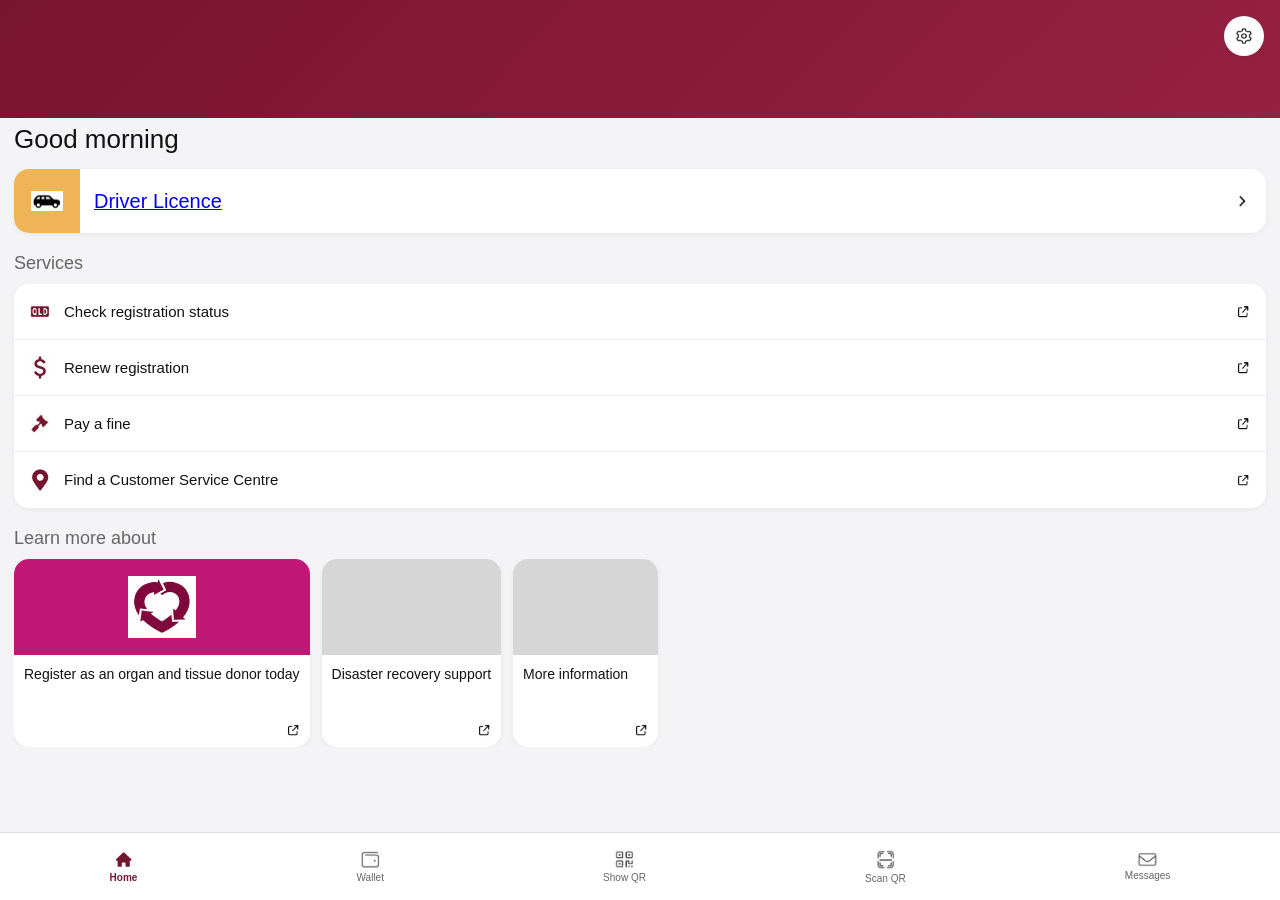
<file: index.html>
<!DOCTYPE html>
<html lang="en">

<head>

    <meta charset="UTF-8">

    <meta name="viewport" content="width=device-width, initial-scale=1.0">

    <title>Digital Licence</title>

    <link rel="stylesheet" href="style.css">

</head>

<body>

    <!-- Header -->

    <header class="header">

        <button class="settings-btn">

            <img src="images/settings-icon.png" alt="Settings">

        </button>

    </header>

    <!-- Main -->

    <main class="main">

        <h1>Good morning</h1>

        <!-- Driver Licence -->

        <a href="pages/licence.html" class="licence-card">

            <div class="licence-left">

                <img src="images/car-icon.png" alt="Car">

            </div>

            <div class="licence-middle">

                <span>Driver Licence</span>

            </div>

            <div class="licence-right">

                <img src="images/right-arrow-icon.png" alt="Arrow">

            </div>

        </a>

        <!-- Services -->

        <h2>Services</h2>

        <section class="services">

            <div class="service">

                <div class="service-left">

                    <img src="images/maroon-qld-icon.png" alt="QLD">

                    <span>Check registration status</span>

                </div>

                <img class="external" src="images/box-arrow-icon.png" alt="Open">

            </div>

            <div class="service">

                <div class="service-left">

                    <img src="images/maroon-money-icon.png" alt="Money">

                    <span>Renew registration</span>

                </div>

                <img class="external" src="images/box-arrow-icon.png" alt="Open">

            </div>

            <div class="service">

                <div class="service-left">

                    <img src="images/maroon-hammer-icon.png" alt="Hammer">

                    <span>Pay a fine</span>

                </div>

                <img class="external" src="images/box-arrow-icon.png" alt="Open">

            </div>

            <div class="service">

                <div class="service-left">

                    <img src="images/maroon-location-icon.png" alt="Location">

                    <span>Find a Customer Service Centre</span>

                </div>

                <img class="external" src="images/box-arrow-icon.png" alt="Open">

            </div>

        </section>

        <!-- Learn More -->

        <h2>Learn more about</h2>

        <section class="learn-scroll">

            <div class="learn-card">

                <div class="learn-image donate">

                    <img src="images/maroon-recyclable-arrows-icon.png" alt="Donate">

                </div>

                <div class="learn-content">

                    <p>Register as an organ and tissue donor today</p>

                    <img src="images/box-arrow-icon.png" alt="Open">

                </div>

            </div>

            <div class="learn-card">

                <div class="learn-image image-two">

                </div>

                <div class="learn-content">

                    <p>Disaster recovery support</p>

                    <img src="images/box-arrow-icon.png" alt="Open">

                </div>

            </div>

            <div class="learn-card">

                <div class="learn-image image-three">

                </div>

                <div class="learn-content">

                    <p>More information</p>

                    <img src="images/box-arrow-icon.png" alt="Open">

                </div>

            </div>

        </section>

    </main>

    <!-- Bottom Navigation -->

    <nav class="bottom-nav">

        <button class="active">

            <img src="images/maroon-home-icon.png" alt="Home">

            <span>Home</span>

        </button>

        <button>

            <img src="images/wallet-icon.png" alt="Wallet">

            <span>Wallet</span>

        </button>

        <button>

            <img src="images/show-QR-icon.png" alt="Show QR">

            <span>Show QR</span>

        </button>

        <button>

            <img src="images/scan-qr-icon.png" alt="Scan QR">

            <span>Scan QR</span>

        </button>

        <button>

            <img src="images/messages-icon.png" alt="Messages">

            <span>Messages</span>

        </button>

    </nav>

</body>

</html>
</file>
<file: style.css>
*{
    margin:0;
    padding:0;
    box-sizing:border-box;
}

body{
    background:#f4f4f6;
    font-family:-apple-system,BlinkMacSystemFont,"SF Pro Display","SF Pro Text",sans-serif;
    color:#111;
}

/* HEADER */

.header{
    height:118px;
    background:linear-gradient(135deg,#77142e,#972043);
    position:relative;
}

.settings-btn{
    position:absolute;
    top:16px;
    right:16px;
    width:40px;
    height:40px;
    border:none;
    border-radius:50%;
    background:#fff;
    display:flex;
    justify-content:center;
    align-items:center;
    box-shadow:0 2px 6px rgba(0,0,0,.08);
}

.settings-btn img{
    width:20px;
}

/* MAIN */

.main{
    margin-top:-12px;
    background:#f4f4f6;
    border-radius:22px 22px 0 0;
    padding:18px 14px 85px;
}

h1{
    font-size:26px;
    font-weight:400;
    margin-bottom:14px;
}

h2{
    font-size:18px;
    color:#666;
    font-weight:400;
    margin:20px 0 10px;
}

/* LICENCE */

.licence-card{
    height:64px;
    background:#fff;
    border-radius:15px;
    display:flex;
    align-items:center;
    overflow:hidden;
    box-shadow:0 2px 6px rgba(0,0,0,.05);
}

.licence-left{
    width:66px;
    height:100%;
    background:#efb456;
    display:flex;
    justify-content:center;
    align-items:center;
}

.licence-left img{
    width:32px;
}

.licence-middle{
    flex:1;
    padding-left:14px;
}

.licence-middle span{
    font-size:20px;
}

.licence-right{
    width:48px;
    display:flex;
    justify-content:center;
}

.licence-right img{
    width:14px;
}

/* SERVICES */

.services{
    background:#fff;
    border-radius:15px;
    overflow:hidden;
    box-shadow:0 2px 6px rgba(0,0,0,.05);
}

.service{
    height:56px;
    display:flex;
    justify-content:space-between;
    align-items:center;
    padding:0 16px;
    border-bottom:1px solid #ececec;
}

.service:last-child{
    border-bottom:none;
}

.service-left{
    display:flex;
    align-items:center;
    gap:14px;
}

.service-left img{
    width:20px;
}

.service-left span{
    font-size:15px;
}

.external{
    width:14px;
}

/* LEARN MORE */

.learn-scroll{
    display:flex;
    gap:12px;
    overflow-x:auto;
    scrollbar-width:none;
}

.learn-scroll::-webkit-scrollbar{
    display:none;
}

.learn-card{
    min-width:145px;
    border-radius:15px;
    background:#fff;
    overflow:hidden;
    box-shadow:0 2px 6px rgba(0,0,0,.05);
}

.learn-image{
    height:96px;
    display:flex;
    justify-content:center;
    align-items:center;
}

.donate{
    background:#c11775;
}

.donate img{
    width:68px;
}

.image-two,
.image-three{
    background:#d6d6d6;
}

.learn-content{
    padding:10px;
    position:relative;
    min-height:92px;
}

.learn-content p{
    font-size:14px;
    line-height:1.3;
}

.learn-content img{
    width:14px;
    position:absolute;
    bottom:10px;
    right:10px;
}

/* NAVIGATION */

.bottom-nav{
    position:fixed;
    bottom:0;
    left:0;
    width:100%;
    height:68px;
    background:#fff;
    border-top:1px solid #ddd;
    display:flex;
    justify-content:space-around;
    align-items:center;
}

.bottom-nav button{
    background:none;
    border:none;
    display:flex;
    flex-direction:column;
    align-items:center;
    gap:3px;
    color:#666;
    font-size:10px;
}

.bottom-nav button img{
    width:21px;
}

.bottom-nav button.active{
    color:#7c1733;
    font-weight:600;
}
</file>
